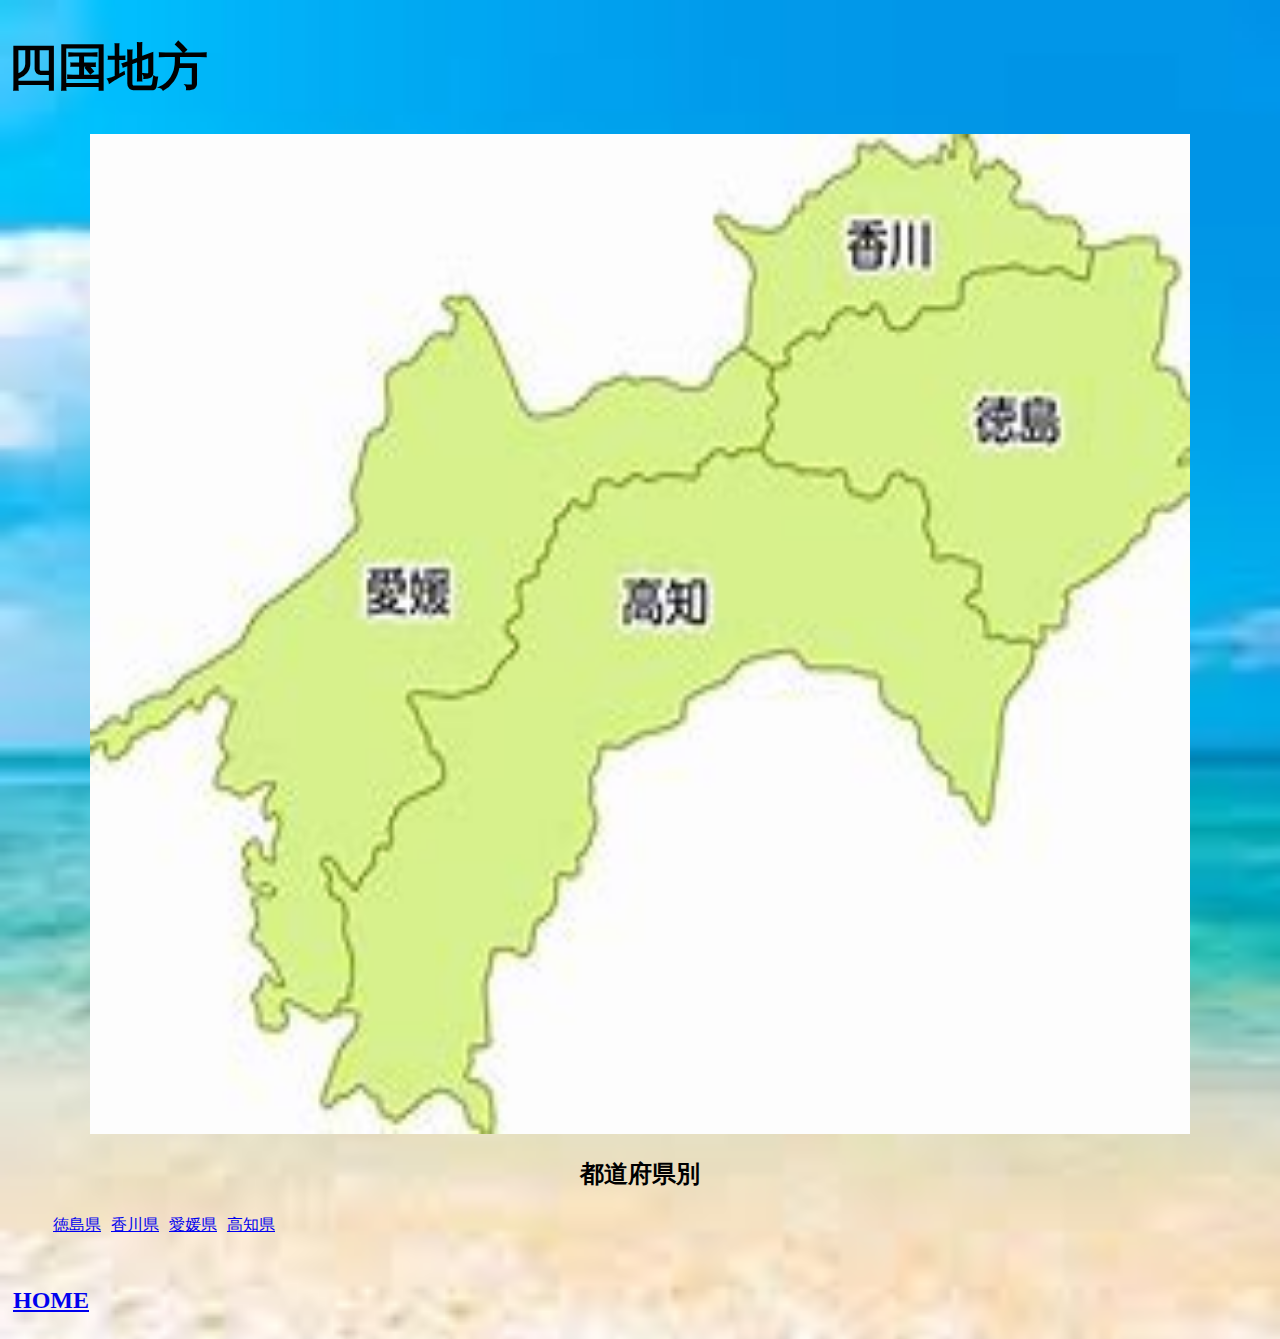
<file: index.html>
<!DOCTYPE html>
<html lang="ja" dir="ltr">
  <head>
    <meta charset="utf-8">
    <meta name= "viewport" content= "width=device-width,intial-scale=1.0">
    <title>四国地方</title>
    <link rel="stylesheet" href="style.css">
  </head>
  <body>
    <div class= "header">
      <div class="header-logo">
        <h1>四国地方</h1>
      </div>
      </div>
      <div class="main">
        <section id= "contents1">
          <div style="text-align:center">
          <img src="四国地方.jpg" alt="四国地方">
        </div>
    </div>
    <section id= "contents2">
      <h2 style="text-align: center">都道府県別</h2>
    </section>
      <div style="text-align:center">
        <ul>

          <li><a href="chapter36.html">徳島県</a></li>
          <li><a href="chapter37.html">香川県</a></li>
          <li><a href="chapter38.html">愛媛県</a></li>
          <li><a href="chapter39.html">高知県</a></li><br>
        </ul>
        </div>
      </section>
      <section id= "contents3">
      <br><li><a href="https://rs5611.github.io/JAPAN"><h2>HOME</h2></a></li>
    </section

  </body>
</html>
</file>
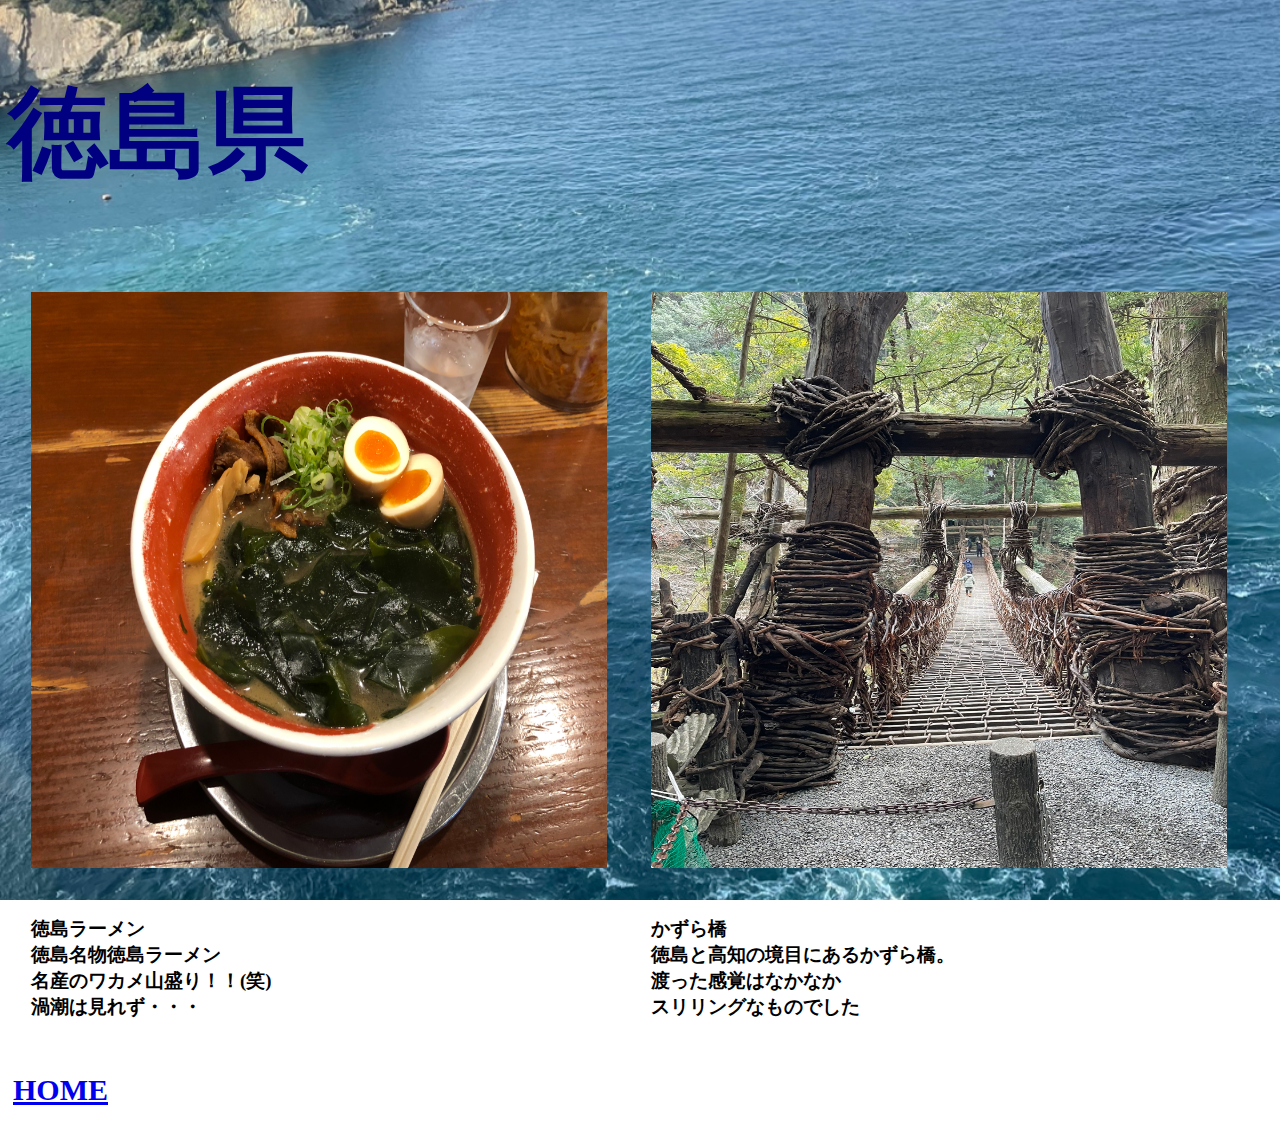
<file: chapter36.html>
<!DOCTYPE html>
<html lang="ja" dir="ltr">
  <head>
    <meta charset="utf-8">
    <meta name= "viewport" content= "width=device-width,intial-scale=1.0">
    <link rel="stylesheet" href="chapter36.css">
    <title>徳島県</title>
  </head>
  <body>
    <div class="header">
      <div class="header-logo">
        <h1>徳島県</h1>
      </div>
    </div>
    <div class="box1">
      <table>
        <div align= "center">
        <tr>
        <td><img src="徳島ラーメン.JPG" class="example"></td>
        <td><img src="かずら橋.jpeg" class="example"></td>
        </tr>
      </div>
        <tr>
          <td><h3>徳島ラーメン<br>
            徳島名物徳島ラーメン<br>
            名産のワカメ山盛り！！(笑)<br>
            渦潮は見れず・・・
          </h3></td>
          <td><h3>かずら橋<br>
            徳島と高知の境目にあるかずら橋。<br class="br-sp">
            渡った感覚はなかなか<br>
            スリリングなものでした
          </h3></td>
        </tr>
      </table>
    </div>
    <li><a href="index.html"><h2>HOME</h2></a></li>
  </body>
</html>
</file>
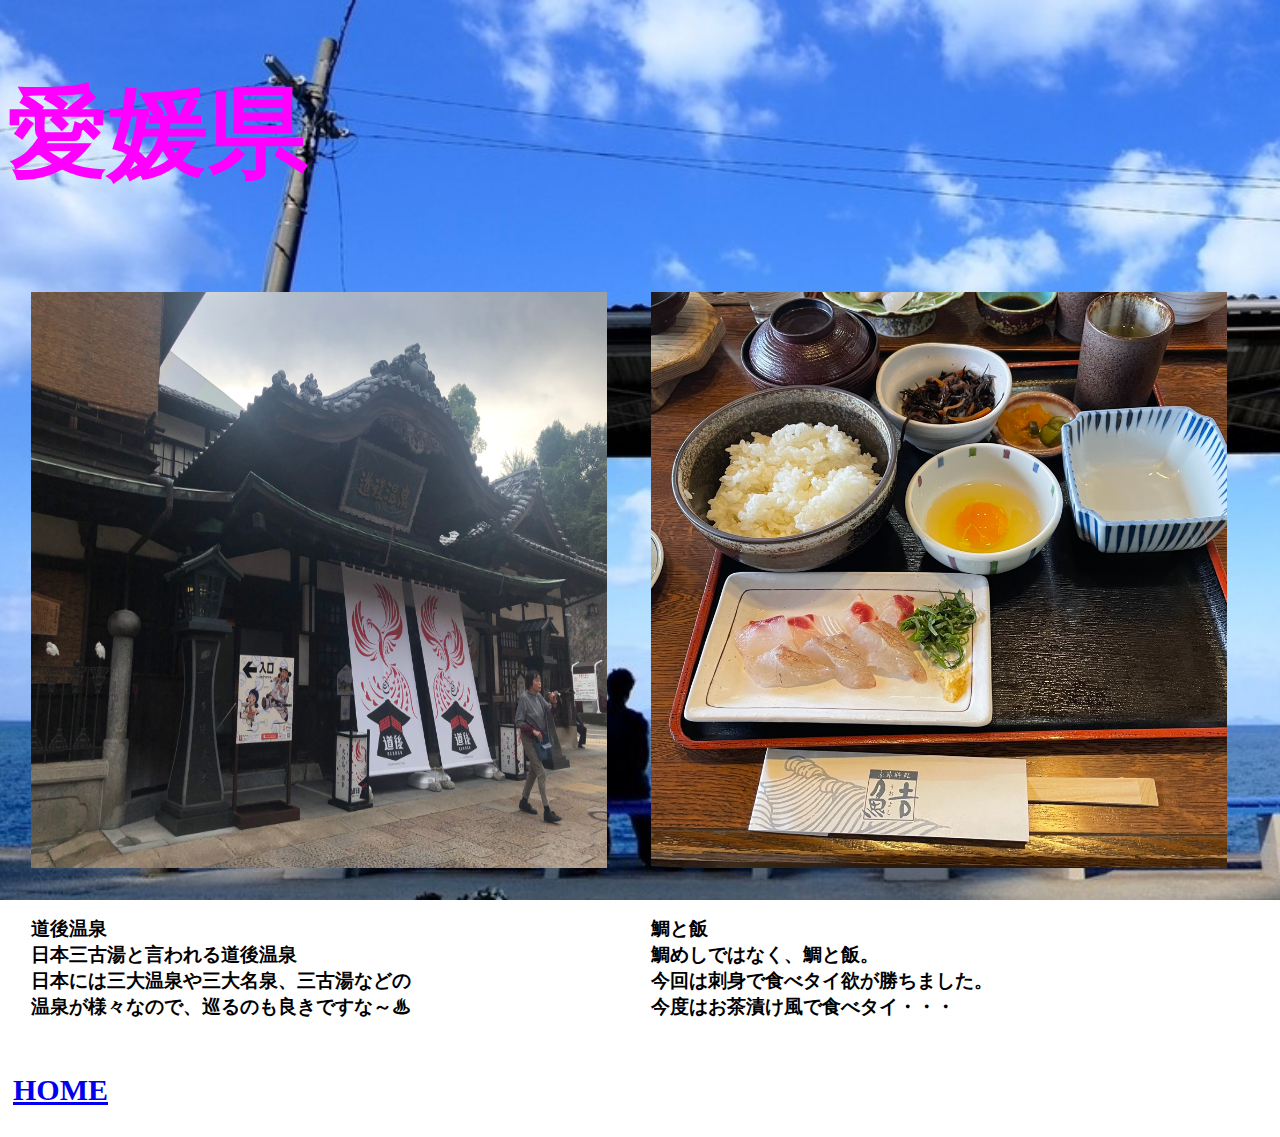
<file: chapter38.html>
<!DOCTYPE html>
<html lang="ja" dir="ltr">
  <head>
    <meta charset="utf-8">
    <meta name= "viewport" content= "width=device-width,intial-scale=1.0">
    <link rel="stylesheet" href="chapter38.css">
    <title>愛媛県</title>
  </head>
  <body>
    <div class="header">
      <div class="header-logo">
        <h1>愛媛県</h1>
      </div>
    </div>
    <div class="box1">
      <table>
        <div align= "center">
        <tr>
        <td><img src="道後温泉.JPG" class="example"></td>
        <td><img src="鯛と飯.jpeg" class="example"></td>
        </tr>
      </div>
        <tr>
          <td><h3>道後温泉<br>
            日本三古湯と言われる道後温泉<br>
            日本には三大温泉や三大名泉、三古湯などの<br>
            温泉が様々なので、巡るのも良きですな～♨
          </h3></td>
          <td><h3>鯛と飯<br>
            鯛めしではなく、鯛と飯。<br>
            今回は刺身で食べタイ欲が勝ちました。<br>
            今度はお茶漬け風で食べタイ・・・
          </h3></td>
        </tr>
      </table>
    </div>
    <LI><a href="index.html"><h2>HOME</h2></a></LI>
  </body>
</html>
</file>
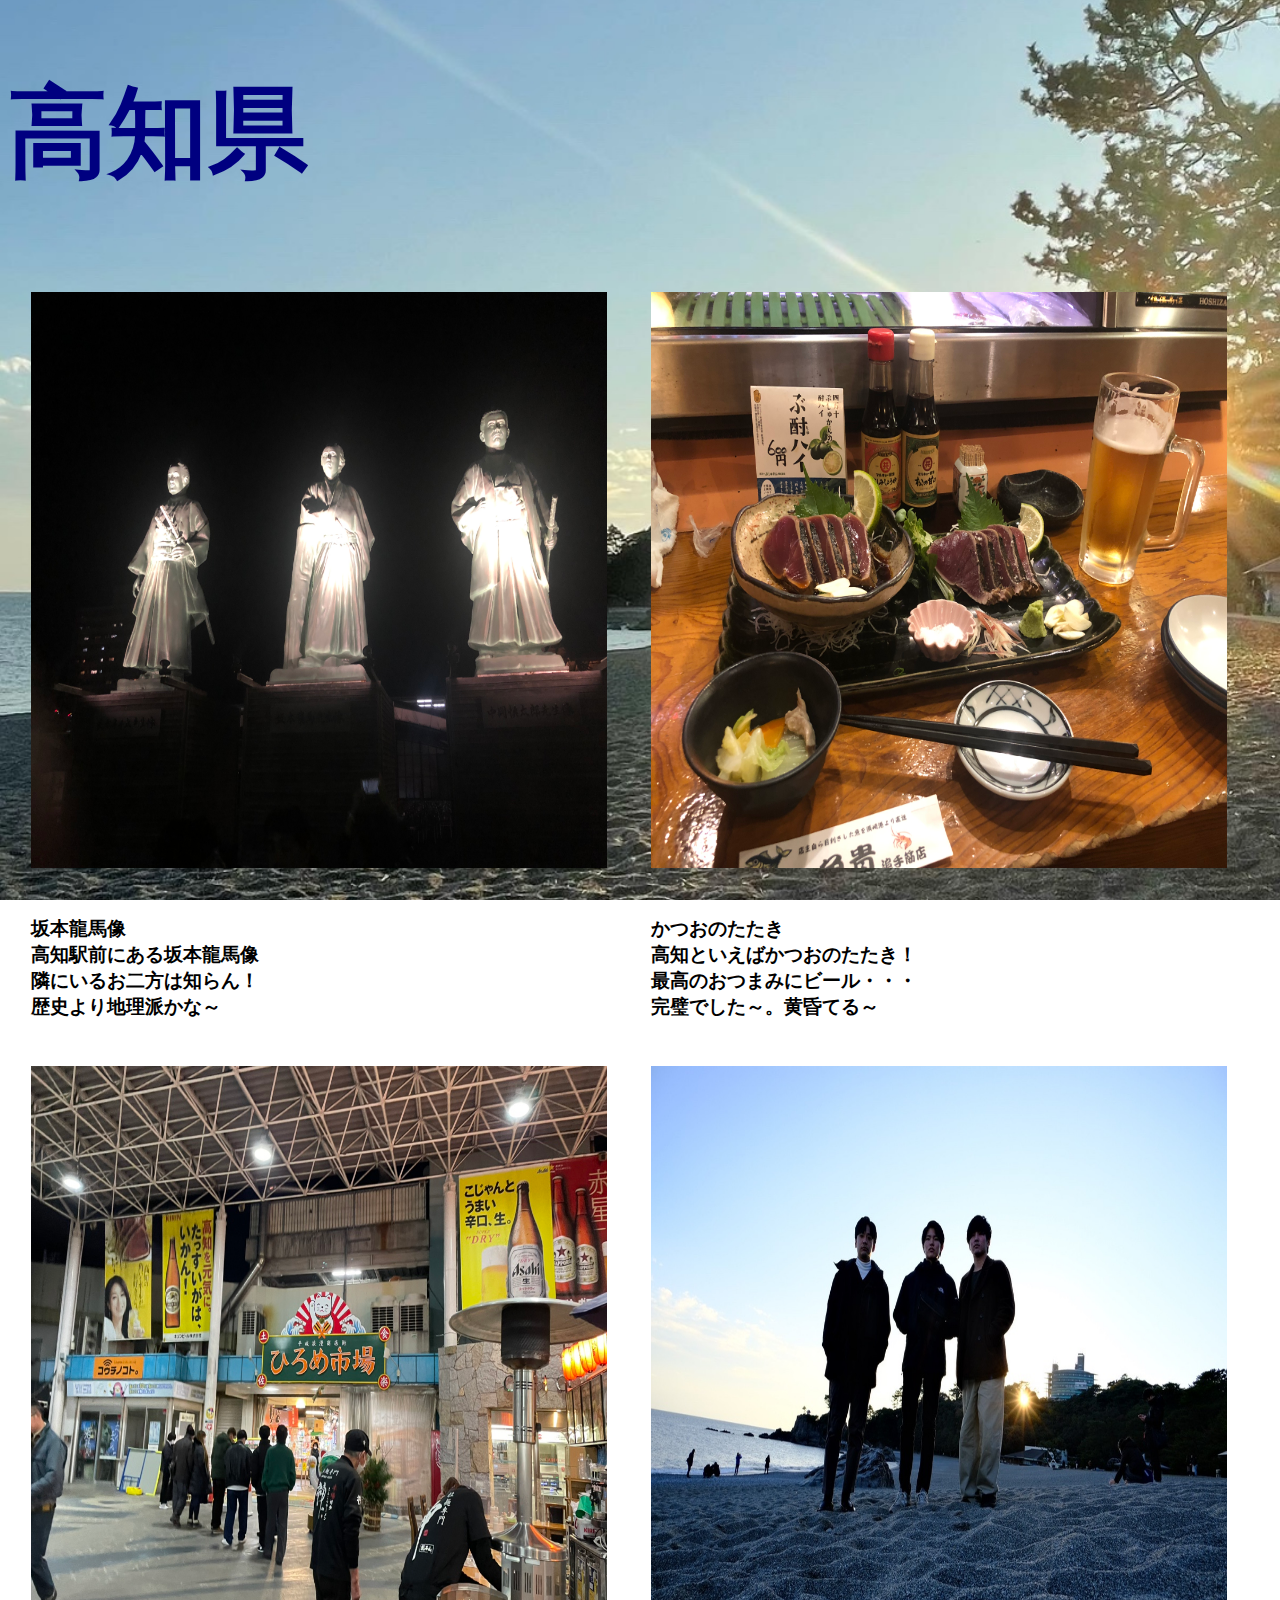
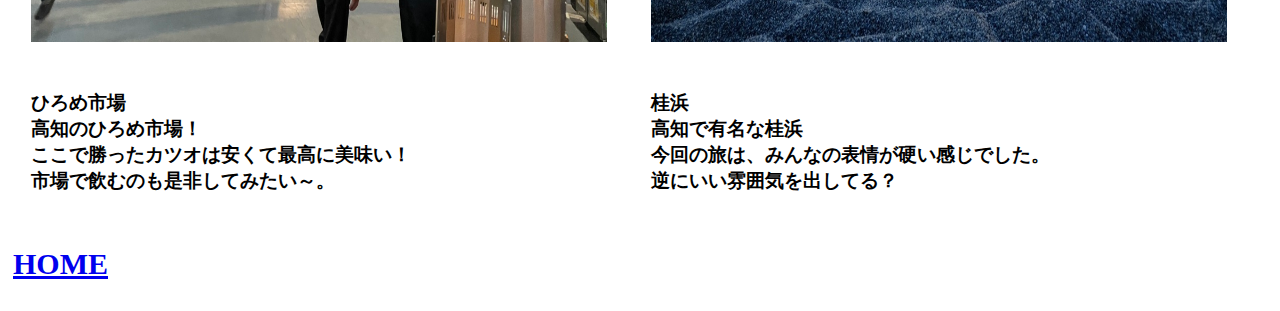
<file: chapter39.html>
<!DOCTYPE html>
<html lang="ja" dir="ltr">
  <head>
    <meta charset="utf-8">
    <meta name= "viewport" content= "width=device-width,intial-scale=1.0">
    <link rel="stylesheet" href="chapter39.css">
    <title>高知県</title>
  </head>
  <body>
    <div class="header">
      <div class="header-logo">
        <h1>高知県</h1>
      </div>
    </div>
    <div class="box1">
      <table>
        <div align= "center">
        <tr>
        <td><img src="坂本龍馬.JPG" class="example"></td>
        <td><img src="かつおのたたき.JPG" class="example"></td>
        </tr>
      </div>
        <tr>
          <td><h3>坂本龍馬像<br>
            高知駅前にある坂本龍馬像<br>
            隣にいるお二方は知らん！<br>
            歴史より地理派かな～
          </h3></td>
          <td><h3>かつおのたたき<br>
            高知といえばかつおのたたき！<br>
            最高のおつまみにビール・・・<br>
            完璧でした～。黄昏てる～
          </h3></td>
        </tr>
      </table>
    </div>
    <div class="box2">
      <table>
        <div align= "center">
        <tr>
        <td><img src="ひろめ市場.jpeg" class="example"></td>
        <td><img src="桂浜無表情.JPG" class="example"></td>
        </tr>
      </div>
        <tr>
          <td><h3>ひろめ市場<br>
          高知のひろめ市場！<br>
          ここで勝ったカツオは安くて最高に美味い！<br class="br-sp">
          市場で飲むのも是非してみたい～。
          </h3></td>
          <td><h3>桂浜<br>
          高知で有名な桂浜<br>
          今回の旅は、みんなの表情が硬い感じでした。<br>
          逆にいい雰囲気を出してる？<br>
          </h3></td>
        </tr>
      </table>
  </div>
  </body>
  <li><a href="index.html"><h2>HOME</h2></a></li>
</html>
</file>
<file: style.css>
body {
  background-image: url(海.jfif);
  background-size: cover;
}
h1 {
  font-size: 50px;
}
@media screen and (max-width: 768px){
  h1 {
  font-size: 30px;
}
}
h3 {
  border-bottom: 10px solid #ff0000;
}
h4 {
  font-size: 15px;
}
@media screen and (max-width: 768px){
  h4 {
  font-size: 10px;
}
}
img {
  text-align: center;
  width: 1100px;
  height: 1000px;
}
@media screen and (max-width: 768px){
  img {
  width: 420px;
  height: 400px;
}
}
p {
  font-size: 30px;
}
li {
  color: #fff;
  float: left;
  padding: 5px;
  list-style: none;
}
.box {
  display: inline-block;
  vertical-align: middle;
}
.box1 img {
  width: 100px;
  height: 100px;
  float: left;
  padding: 10px;
}
@media screen and (max-width: 768px){
  .box1 img {
  display: none;
}
.box-img {
  display: inline-block;
  vertical-align: middle;
}
span {
  color: #ff0000;
}
</file>
<file: chapter36.css>
body {
  font-family: "arial narrow";
  background: url(渦潮.jpeg);
 background-size: cover;
 background-attachment: fixed;
   background-position: center center;
   color: #000080;
}
h1 {
  font-size: 100px;
}
@media screen and (max-width: 768px){
  h1 {
  font-size: 30px;
}
}
.box1 img {
  width: 45vw;
  height: 45vw;
  padding: 20px;
}
@media screen and (max-width: 768px){
.box1 img {
  padding: 5px;
}
}
.box2 img {
  width: 45vw;
  height: 45vw;
  padding: 20px;
}
@media screen and (max-width: 768px){
.box2 img {
  padding: 5px;
}
}
h2 {
  font-size: 30px;
}
@media screen and (max-width: 768px){
  h2 {
  font-size: 30px;
}
}
h3 {
  color: #000;
  background-color: #fff;
  margin: 20px;
}
@media screen and (max-width: 768px){
  h3 {
  font-size: 13px;
  margin: 5px;
}
}
@media screen and (max-width: 768px){
.br-sp {display: none; }
}
li {
  color: #fff;
  float: left;
  padding: 5px;
  list-style: none;
}
</file>
<file: chapter38.css>
body {
  font-family: "arial narrow";
  background: url(下灘駅.JPG);
 background-size: cover;
 background-attachment: fixed;
   background-position: center center;
   color: #ff00ff;
}
h1 {
  font-size: 100px;
}
@media screen and (max-width: 768px){
  h1 {
  font-size: 30px;
}
}
.box1 img {
  width: 45vw;
  height: 45vw;
  padding: 20px;
}
@media screen and (max-width: 768px){
.box1 img {
  padding: 5px;
}
}
.box2 img {
  width: 45vw;
  height: 45vw;
  padding: 20px;
}
@media screen and (max-width: 768px){
.box2 img {
  padding: 5px;
}
}
h2 {
  font-size: 30px;
}
@media screen and (max-width: 768px){
  h2 {
  font-size: 30px;
}
}
h3 {
  color: #000;
  background-color: #fff;
  margin: 20px;
}
@media screen and (max-width: 768px){
  h3 {
  font-size: 13px;
  margin: 5px;
}
}
@media screen and (max-width: 768px){
.br-sp {display: none; }
}
li {
  color: #fff;
  float: left;
  padding: 5px;
  list-style: none;
}
</file>
<file: chapter39.css>
body {
  font-family: "arial narrow";
  background: url(桂浜.jpg);
 background-size: cover;
 background-attachment: fixed;
   background-position: center center;
   color: #000080;
}
h1 {
  font-size: 100px;
}
@media screen and (max-width: 768px){
  h1 {
  font-size: 30px;
}
}
.box1 img {
  width: 45vw;
  height: 45vw;
  padding: 20px;
}
@media screen and (max-width: 768px){
.box1 img {
  padding: 5px;
}
}
.box2 img {
  width: 45vw;
  height: 45vw;
  padding: 20px;
}
@media screen and (max-width: 768px){
.box2 img {
  padding: 5px;
}
}
h2 {
  font-size: 30px;
}
@media screen and (max-width: 768px){
  h2 {
  font-size: 30px;
}
}
h3 {
  color: #000;
  background-color: #fff;
  margin: 20px;
}
@media screen and (max-width: 768px){
  h3 {
  font-size: 13px;
  margin: 5px;
}
}
@media screen and (max-width: 768px){
.br-sp {display: none; }
}
li {
  color: #fff;
  float: left;
  padding: 5px;
  list-style: none;
}
#sample01{
width: 100px;
height:100px;
border: 1px;
background-color: darkblue;

 position: relative;
 top: 0px;
 left: 0px;
}
</file>
